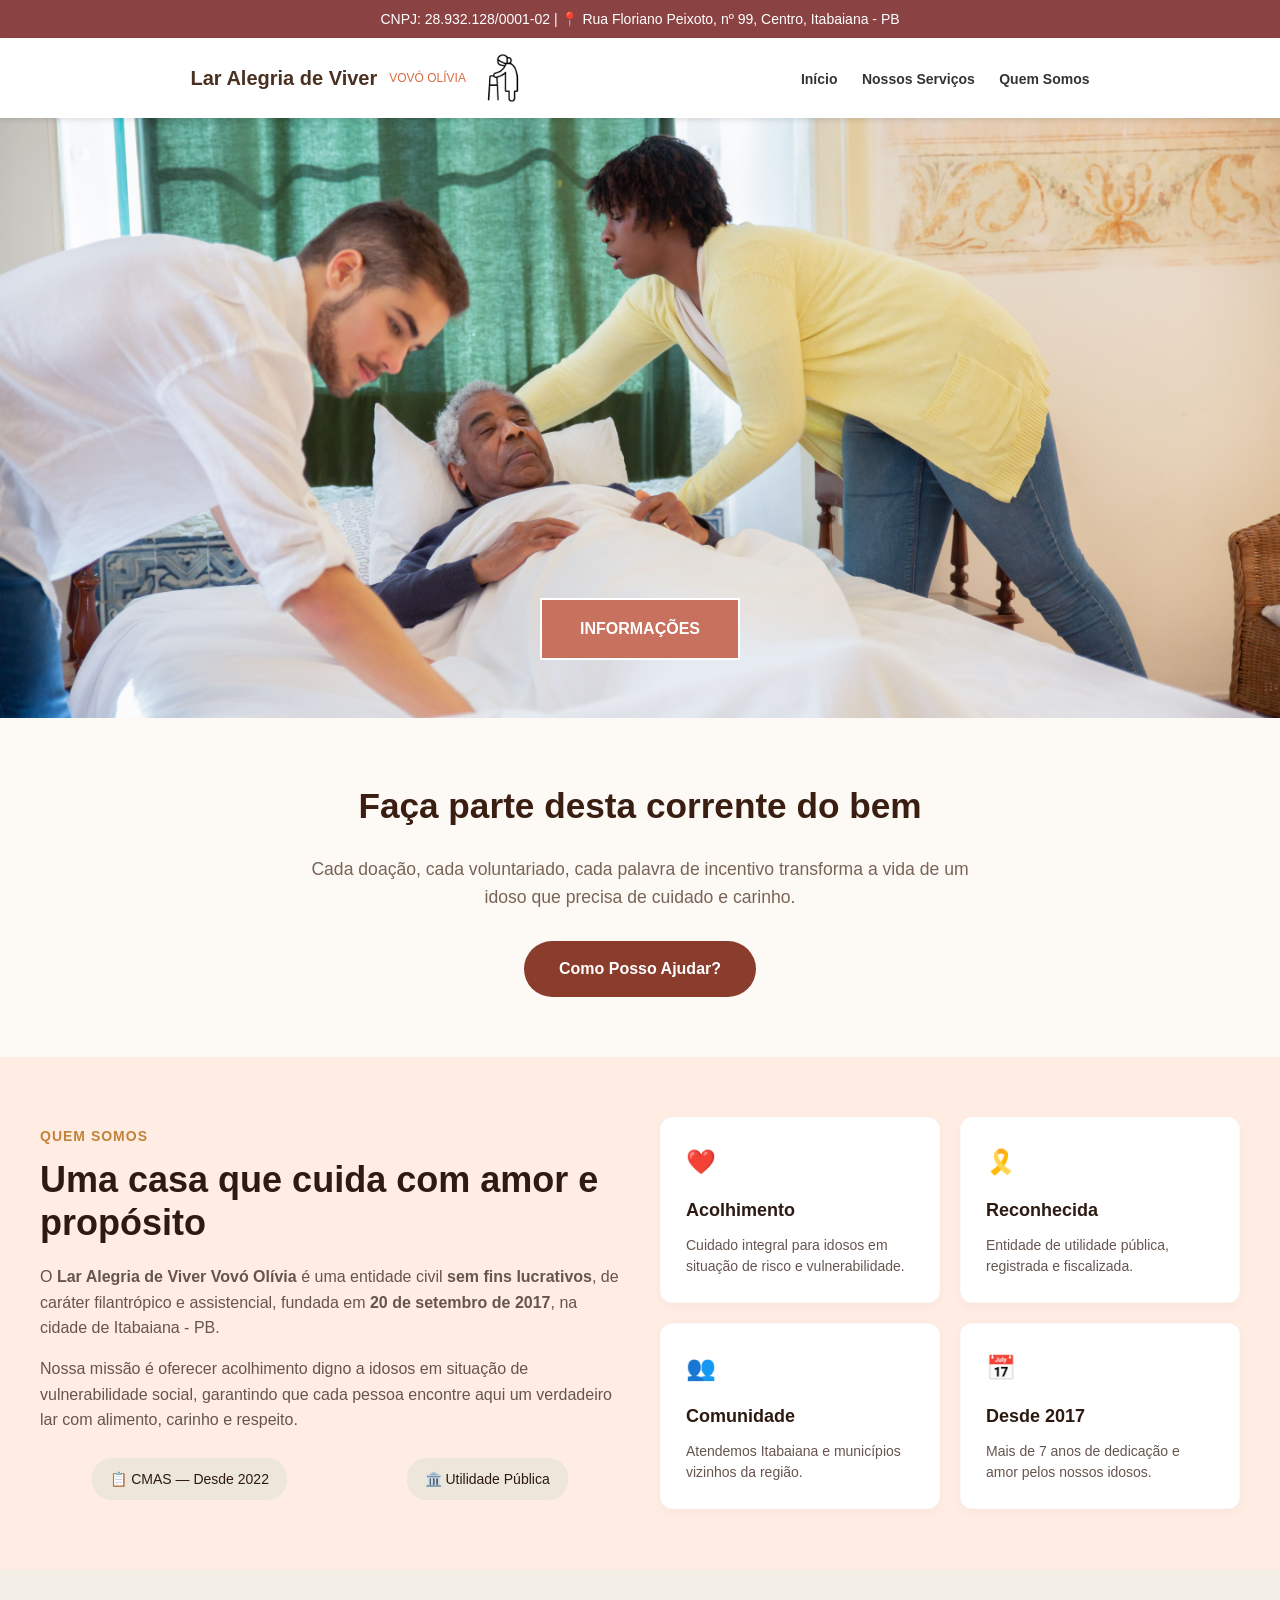
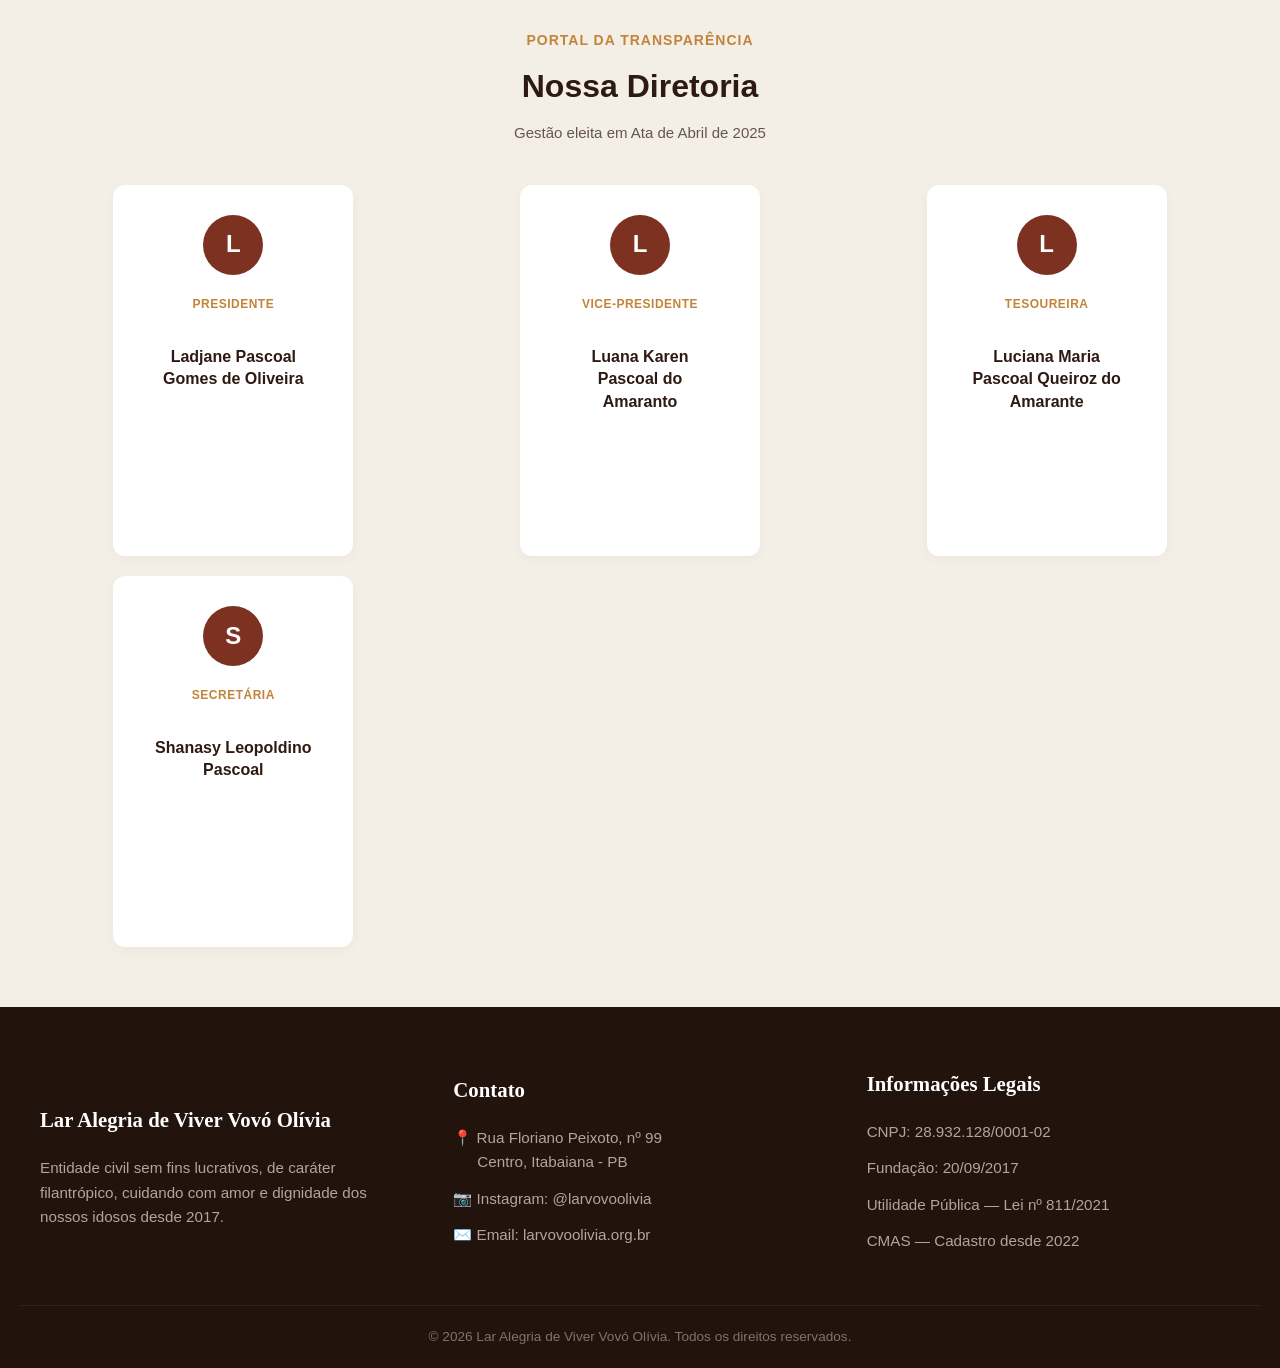
<file: index.html>
<!DOCTYPE html>
<html lang="pt-BR">

    <head>
        <meta charset="UTF-8">
        <meta name="viewport" content="width=device-width, initial-scale=1.0">
        <title>Lar Alegria de Viver Vovó Olívia</title>
        <link rel="stylesheet" href="css/style.css">
    </head>

    <body>
        
        <div class="topo_info">
            CNPJ: 28.932.128/0001-02 | 📍 Rua Floriano Peixoto, nº 99, Centro, Itabaiana - PB
        </div>

        <header>
            <div class="logo">
                <h1>Lar Alegria de Viver</h1>
                <span>Vovó Olívia</span>
                <img src="imgs/idosa_icone.png">
            </div>

            <nav>
                <a href="index.html">Início</a>
                <a href="paginas/nossos_servicos.html">Nossos Serviços</a>
                <a href="#quem_somos">Quem Somos</a>
            </nav>
        </header>

        <!--Banner-->

        <section class="banner">
            <a href="#info" class="botao_info">INFORMAÇÕES</a>
        </section>

    <section class="secao_cta">
        <h2>Faça parte desta corrente do bem</h2>
        <p>Cada doação, cada voluntariado, cada palavra de incentivo transforma a vida 
            de um idoso que precisa de cuidado e carinho.
        </p>
        <a href="paginas/nossos_servicos.html" id="maneiras_ajudar" class="botao_ajudar">Como Posso Ajudar?</a>
    </section>


    <!--Aqui é onde fica as seções explicando sobre a equipe e o lar-->

    <section id="quem_somos" class="secao_quem_somos">
        <div class="container_quem_somos">
            
            <div class="conteudo_esquerdo">
                <span class="subtitulo_laranja">QUEM SOMOS</span>
                <h2>Uma casa que cuida com amor e propósito</h2>
                
                <p>O <strong>Lar Alegria de Viver Vovó Olívia</strong> é uma entidade civil <strong>sem fins lucrativos</strong>, de caráter filantrópico e assistencial, fundada em <strong>20 de setembro de 2017</strong>, na cidade de Itabaiana - PB.</p>
                
                <p>Nossa missão é oferecer acolhimento digno a idosos em situação de vulnerabilidade social, garantindo que cada pessoa encontre aqui um verdadeiro lar com alimento, carinho e respeito.</p>
                
                <div class="tags_container">
                    <span class="tag_status">📋 CMAS — Desde 2022</span>
                    <span class="tag_status">🏛️ Utilidade Pública</span>
                </div>
            </div>

            <div class="grid_cards_info">
                <div class="card_info">
                    <span class="icone_card">❤️</span>
                    <h3>Acolhimento</h3>
                    <p>Cuidado integral para idosos em situação de risco e vulnerabilidade.</p>
                </div>
                
                <div class="card_info">
                    <span class="icone_card">🎗️</span>
                    <h3>Reconhecida</h3>
                    <p>Entidade de utilidade pública, registrada e fiscalizada.</p>
                </div>
                
                <div class="card_info">
                    <span class="icone_card">👥</span>
                    <h3>Comunidade</h3>
                    <p>Atendemos Itabaiana e municípios vizinhos da região.</p>
                </div>
                
                <div class="card_info">
                    <span class="icone_card">📅</span>
                    <h3>Desde 2017</h3>
                    <p>Mais de 7 anos de dedicação e amor pelos nossos idosos.</p>
                </div>
            </div>

        </div>
    </section>

    <section id="transparencia" class="secao_diretoria">
        <div class="container_diretoria">
            
            <span class="subtitulo_laranja">PORTAL DA TRANSPARÊNCIA</span>
            <h2>Nossa Diretoria</h2>
            <p class="data_gestao">Gestão eleita em Ata de Abril de 2025</p>

            <div class="grid_diretoria">
                
                <div class="card_membro">
                    <div class="avatar_letra">L</div>
                    <span class="cargo_membro">PRESIDENTE</span>
                    <h4 class="nome_membro">Ladjane Pascoal Gomes de Oliveira</h4>
                </div>

                <div class="card_membro">
                    <div class="avatar_letra">L</div>
                    <span class="cargo_membro">VICE-PRESIDENTE</span>
                    <h4 class="nome_membro">Luana Karen Pascoal do Amaranto</h4>
                </div>

                <div class="card_membro">
                    <div class="avatar_letra">L</div>
                    <span class="cargo_membro">TESOUREIRA</span>
                    <h4 class="nome_membro">Luciana Maria Pascoal Queiroz do Amarante</h4>
                </div>

                <div class="card_membro">
                    <div class="avatar_letra">S</div>
                    <span class="cargo_membro">SECRETÁRIA</span>
                    <h4 class="nome_membro">Shanasy Leopoldino Pascoal</h4>
                </div>

            </div>
        </div>
    </section>


    <!--Final da página com todas as informações que Kauê mandou-->

    <footer id="info">
        <div class="footer_container">

            <div class="footer_coluna">
                <h3>Lar Alegria de Viver Vovó Olívia</h3>
                <p>Entidade civil sem fins lucrativos, de caráter filantrópico, cuidando com amor e dignidade dos nossos idosos desde 2017.</p>
            </div>

            <div class="footer_coluna">
                <h3>Contato</h3>
                <ul>
                    <li>📍 Rua Floriano Peixoto, nº 99 <br> <span class="indent_endereco">Centro, Itabaiana - PB</span></li>
                    <li>📷 Instagram: @larvovoolivia</li>
                    <li>✉️ Email: larvovoolivia.org.br</li>
                </ul>
            </div>

            <div class="footer_coluna">
                <h3>Informações Legais</h3>
                <ul>
                    <li>CNPJ: 28.932.128/0001-02</li>
                    <li>Fundação: 20/09/2017</li>
                    <li>Utilidade Pública — Lei nº 811/2021</li>
                    <li>CMAS — Cadastro desde 2022</li>
                </ul>
            </div>

        </div> 
        <hr class="footer_linha">
    
        <div class="footer_copyright">
            <p>&copy; 2026 Lar Alegria de Viver Vovó Olívia. Todos os direitos reservados.</p>
        </div>
    </footer>

    </body>
</html>
</file>
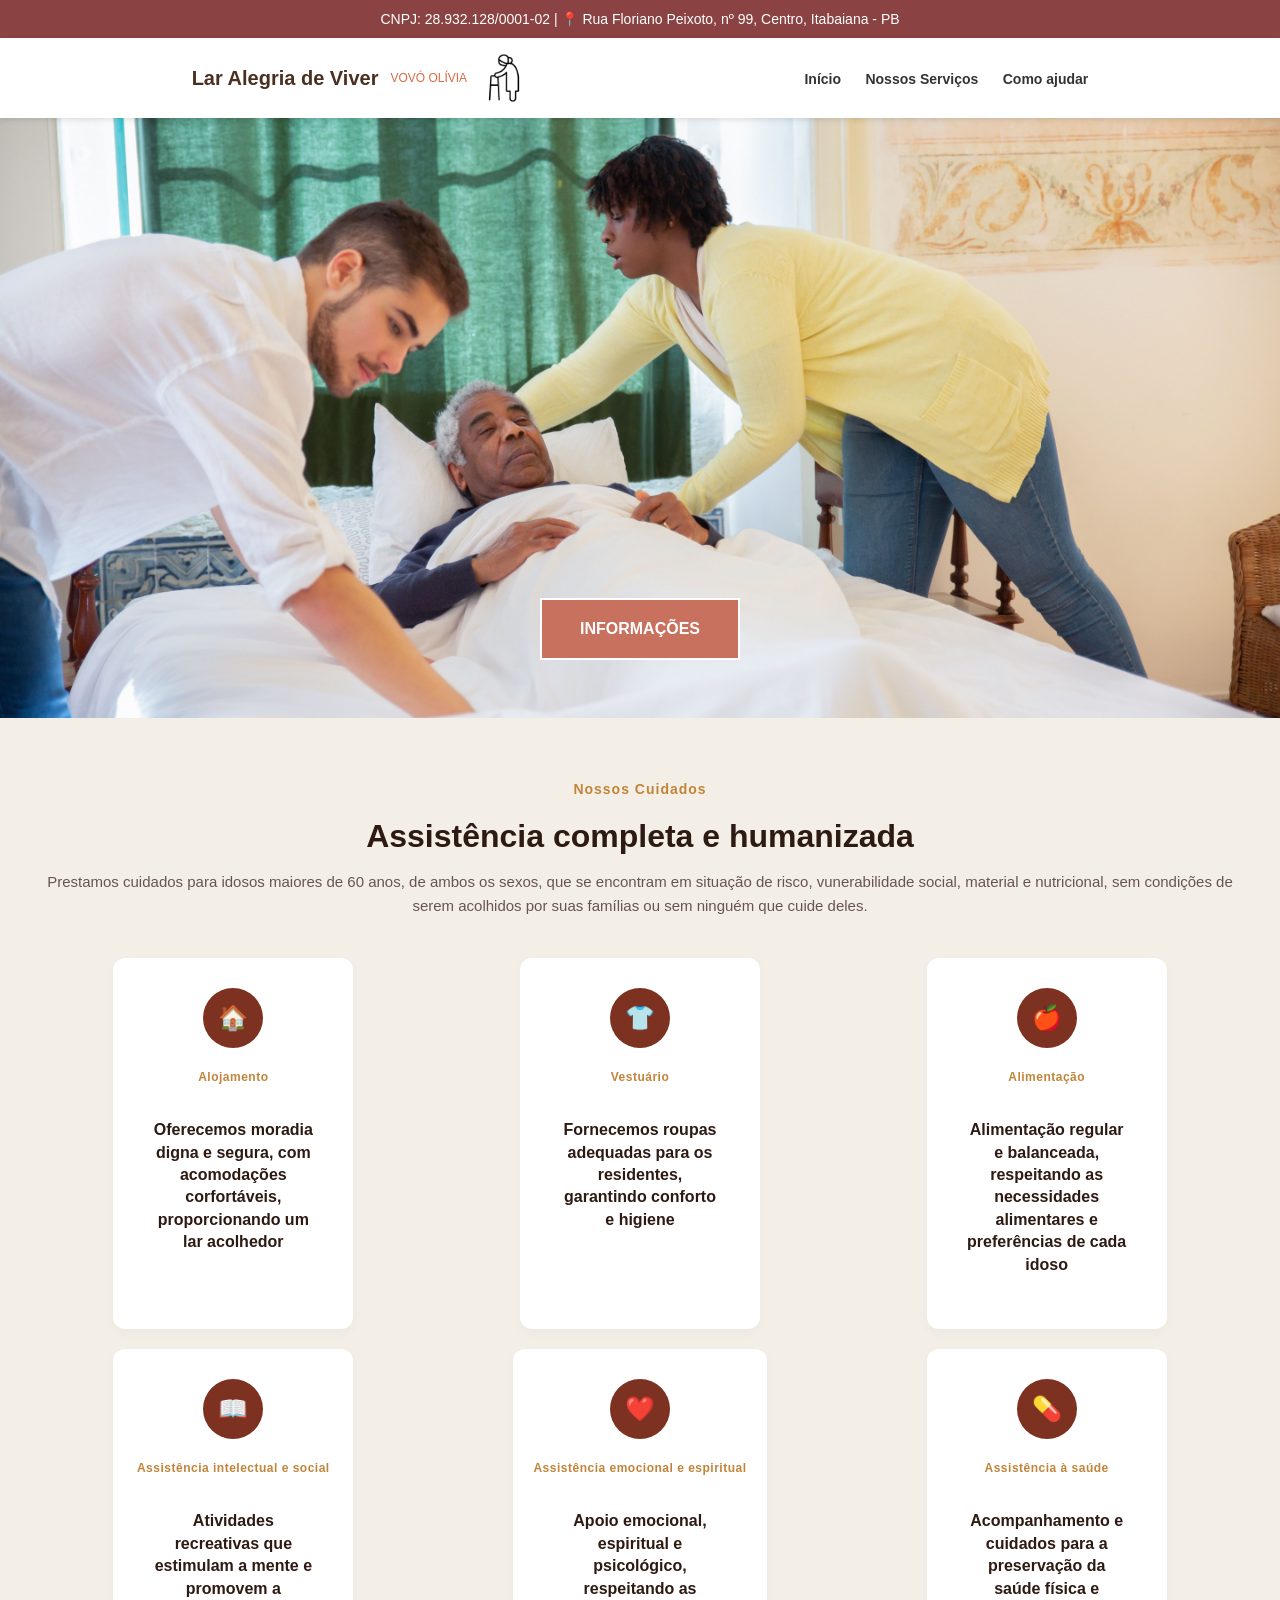
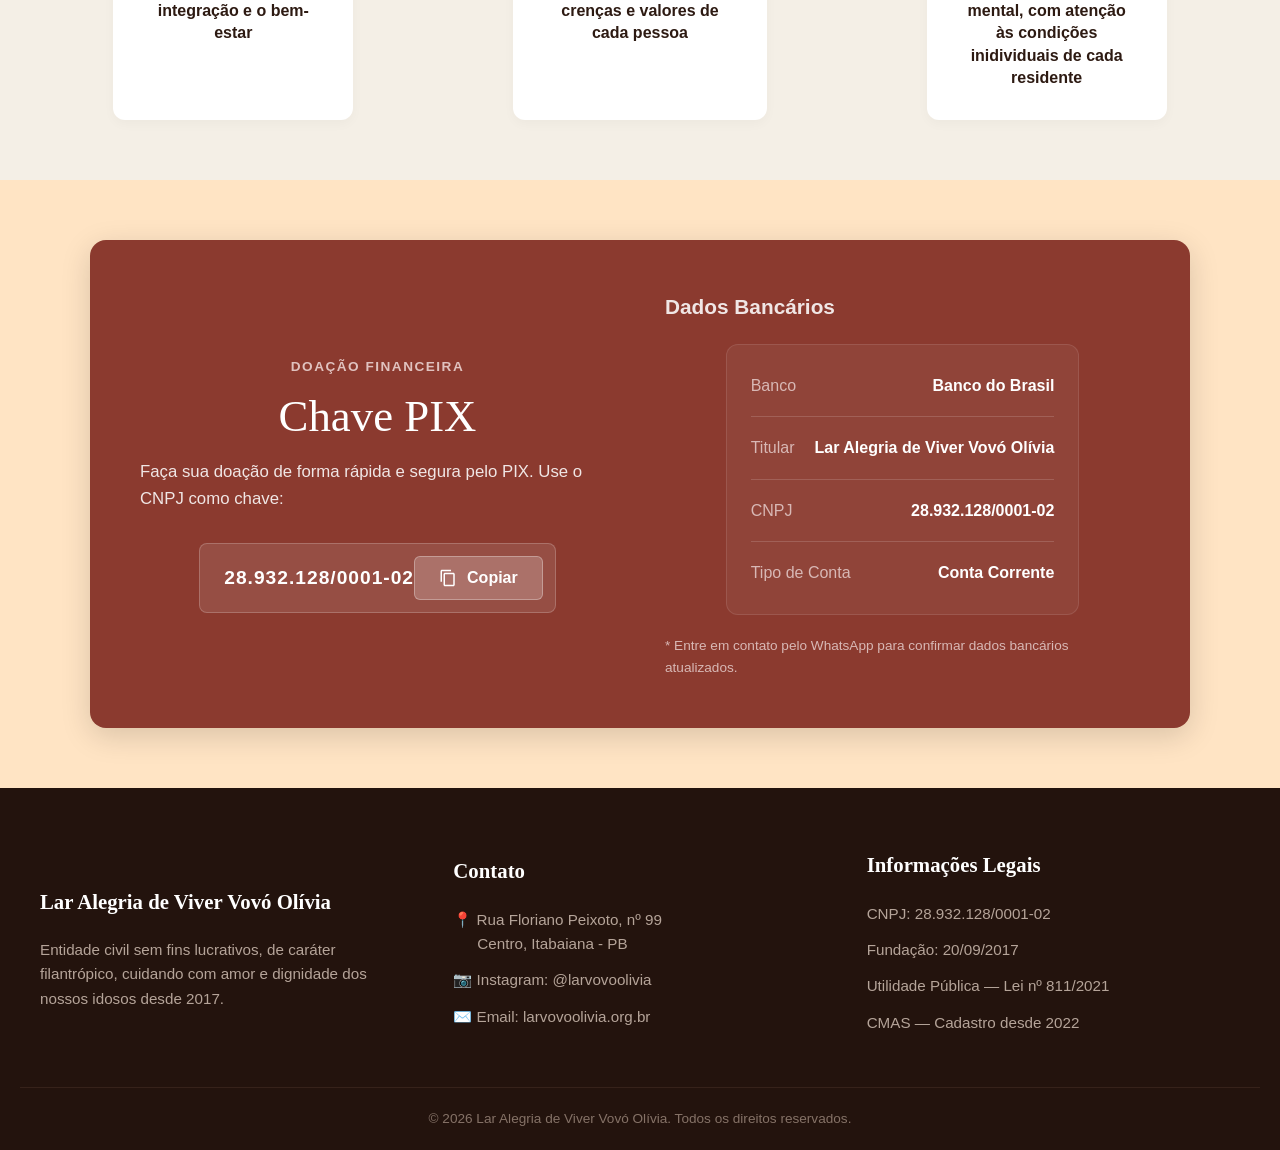
<file: paginas/nossos_servicos.html>
<!DOCTYPE html>
<html lang="pt-BR">

    <head>
        <meta charset="UTF-8">
        <meta name="viewport" content="width=device-width, initial-scale=1.0">
        <title>Lar Alegria de Viver Vovó Olívia</title>
        <link rel="stylesheet" href="../css/style.css">
    </head>

    <body>
        
        <div class="topo_info">
            CNPJ: 28.932.128/0001-02 | 📍 Rua Floriano Peixoto, nº 99, Centro, Itabaiana - PB
        </div>

        <header>
            <div class="logo">
                <h1>Lar Alegria de Viver</h1>
                <span>Vovó Olívia</span>
                <img src="../imgs/idosa_icone.png">
            </div>

            <nav>
                <a href="../index.html">Início</a>
                <a href="#">Nossos Serviços</a>
                <a href="#">Como ajudar</a>
            </nav>
        </header>

        <section class="banner">
            <a href="#info" class="botao_info">INFORMAÇÕES</a>
        </section>


        <!--Eu usei o código da diretoria(no index) para fazer essa parte, aproveitando para ganhar tempo-->

        <section id="transparencia" class="secao_diretoria">
            <div class="container_diretoria">
                
                <span class="subtitulo_laranja">Nossos Cuidados</span>
                <h2>Assistência completa e humanizada</h2>
                <p class="data_gestao">
                    Prestamos cuidados para idosos maiores de 60 anos, de ambos os sexos, que se encontram em situação 
                    de risco, vunerabilidade social, material e nutricional, sem condições de serem acolhidos por suas
                    famílias ou sem ninguém que cuide deles.
                </p>

                <div class="grid_diretoria">
                    
                    <div class="card_membro">
                        <div class="avatar_letra">🏠</div>
                        <span class="cargo_membro">Alojamento</span>
                        <h4 class="nome_membro">
                            Oferecemos moradia digna e segura, com acomodações corfortáveis, proporcionando um lar acolhedor
                        </h4>
                    </div>

                    <div class="card_membro">
                        <div class="avatar_letra">👕</div>
                        <span class="cargo_membro">Vestuário</span>
                        <h4 class="nome_membro">
                            Fornecemos roupas adequadas para os residentes, garantindo conforto e higiene
                        </h4>
                    </div>

                    <div class="card_membro">
                        <div class="avatar_letra">🍎</div>
                        <span class="cargo_membro">Alimentação</span>
                        <h4 class="nome_membro">
                            Alimentação regular e balanceada, respeitando as necessidades alimentares e preferências de cada idoso
                        </h4>
                    </div>

                    <div class="card_membro">
                        <div class="avatar_letra">📖</div>
                        <span class="cargo_membro">Assistência intelectual e social</span>
                        <h4 class="nome_membro">
                            Atividades recreativas que estimulam a mente e promovem a integração e o bem-estar
                        </h4>
                    </div>

                    <div class="card_membro">
                        <div class="avatar_letra">❤️</div>
                        <span class="cargo_membro">Assistência emocional e espiritual</span>
                        <h4 class="nome_membro">
                            Apoio emocional, espiritual e psicológico, respeitando as crenças e valores de cada pessoa
                        </h4>
                    </div>

                    <div class="card_membro">
                        <div class="avatar_letra">💊</div>
                        <span class="cargo_membro">Assistência à saúde</span>
                        <h4 class="nome_membro">
                            Acompanhamento e cuidados para a preservação da saúde física e mental, com atenção às condições 
                            inidividuais de cada residente
                        </h4>
                    </div>

                </div>
            </div>
        </section>


        <!--Parte contendo o pix para doações(chave copia e cola)-->

        <div class="donation-section">
            
            <div class="left-col">
                <div class="subtitle">DOAÇÃO FINANCEIRA</div>
                <h2>Chave PIX</h2>
                <p>Faça sua doação de forma rápida e segura pelo PIX. Use o CNPJ como chave:</p>
                
                <div class="copy-box">
                    <span class="pix-key" id="chavePix">28.932.128/0001-02</span>
                    
                    <button class="btn-copy" id="btnCopiar" onclick="copiarPix()">
                        <svg viewBox="0 0 24 24">
                            <path d="M16 1H4C2.9 1 2 1.9 2 3v14h2V3h12V1zm3 4H8C6.9 5 6 5.9 6 7v14c0 1.1.9 2 2 2h11c1.1 0 2-.9 2-2V7c0-1.1-.9-2-2-2zm0 16H8V7h11v14z"/>
                        </svg>
                        <span id="textoBotao">Copiar</span>
                    </button>
                </div>
            </div>

            <div class="right-col">
                <h3>Dados Bancários</h3>
                <div class="bank-data-card">
                    <div class="data-row">
                        <span class="data-label">Banco</span>
                        <span class="data-value">Banco do Brasil</span>
                    </div>
                    <div class="data-row">
                        <span class="data-label">Titular</span>
                        <span class="data-value">Lar Alegria de Viver Vovó Olívia</span>
                    </div>
                    <div class="data-row">
                        <span class="data-label">CNPJ</span>
                        <span class="data-value">28.932.128/0001-02</span>
                    </div>
                    <div class="data-row">
                        <span class="data-label">Tipo de Conta</span>
                        <span class="data-value">Conta Corrente</span>
                    </div>
                </div>
                <div class="disclaimer">
                    * Entre em contato pelo WhatsApp para confirmar dados bancários atualizados.
                </div>
            </div>

        </div>        

        <!--INFORMAÇÕES(PADRÃO)-->

        <footer id="info">
            <div class="footer_container">

                <div class="footer_coluna">
                    <h3>Lar Alegria de Viver Vovó Olívia</h3>
                    <p>Entidade civil sem fins lucrativos, de caráter filantrópico, cuidando com amor e dignidade dos nossos idosos desde 2017.</p>
                </div>

                <div class="footer_coluna">
                    <h3>Contato</h3>
                    <ul>
                        <li>📍 Rua Floriano Peixoto, nº 99 <br> <span class="indent_endereco">Centro, Itabaiana - PB</span></li>
                        <li>📷 Instagram: @larvovoolivia</li>
                        <li>✉️ Email: larvovoolivia.org.br</li>
                    </ul>
                </div>

                <div class="footer_coluna">
                    <h3>Informações Legais</h3>
                    <ul>
                        <li>CNPJ: 28.932.128/0001-02</li>
                        <li>Fundação: 20/09/2017</li>
                        <li>Utilidade Pública — Lei nº 811/2021</li>
                        <li>CMAS — Cadastro desde 2022</li>
                    </ul>
                </div>

            </div> 
            <hr class="footer_linha">
        
            <div class="footer_copyright">
                <p>&copy; 2026 Lar Alegria de Viver Vovó Olívia. Todos os direitos reservados.</p>
            </div>
        </footer>

    </body>
</html>
</file>
<file: css/style.css>
/* Configurações Globais */

/* Comportamento de rolagem suave ao clicar no link #info */
html {
    scroll-behavior: smooth;
}

*{
    box-sizing: border-box;
    margin: auto;
    padding: 0;
    font-family: Arial, Helvetica, sans-serif;
}

body
{
    background-color: bisque;
    color:#333;
    line-height: 1.6;
}

header
{
    background-color: white;
    position: sticky;
    top: 0;
    box-shadow: 0 2px 5px rgba(0,0,0,0.1);
    display: flex;
    justify-content: space-between;
    align-items: center;
    padding: 15px 5%;
    z-index: 100;
}

.topo_info
{
    background-color: rgb(138, 66, 66);
    color: white;
    text-align: center;
    padding: 8px;
    font-size: 14px;
}

.logo 
{
    display: flex;
    flex-direction: row;
    align-items: center;
    gap: 12px;
}

.logo h1 
{
      font-size: 20px;
      color: #4A3020;
    }

.logo span 
{
    color: #D96B43;
    font-size: 12px;
    display: block;
    text-transform: uppercase;
}

.logo img
{
    height: 50px;
    width: auto;
}

nav a
{
    color: #333;
    text-decoration: none;
    margin-left: 20px;
    font-weight: bold;
    font-size: 14px;
}

nav a:hover{
    color: blueviolet;
    cursor: pointer;
}


/* Banner */

.banner 
{
    width: 100%;
    height: 600px;
    background: url('../imgs/banner.jpg');
    background-repeat: no-repeat;
    background-size: cover;
    background-position: center;
    text-align: center;
}

.botao_info
{
    width: 200px;
    text-align: center;
    padding: 16px 32px;
    text-decoration: none;
    font-size: 16px;
    cursor: pointer;
    display: inline-block;
    margin-top: 480px;
    transition-duration: 0.4;
    background-color: rgb(200, 113, 94);
    color: white;
    font-weight: bold;
    border: 2px solid white;
}

.botao_info:hover
{
    background-color: crimson;
}




                /* A parte sobre a equipe e o estabelecimento */

.secao_quem_somos 
{
    background-color: #ffece3;
    padding: 60px 20px;
    font-family: sans-serif;
}

.container_quem_somos 
{
    max-width: 1200px;
    margin: 0 auto;
    display: flex;
    flex-wrap: wrap;
    gap: 40px;
    align-items: center;
}

.conteudo_esquerdo 
{
    flex: 1;
    min-width: 320px;
}

.subtitulo_laranja 
{
    color: #c2843a;
    font-size: 14px;
    font-weight: bold;
    letter-spacing: 1px;
    display: block;
    margin-bottom: 10px;
}

.conteudo_esquerdo h2 
{
    color: #2d1a12;
    font-size: 36px;
    margin-bottom: 20px;
    line-height: 1.2;
}

.conteudo_esquerdo p 
{
    color: #66554e;
    line-height: 1.6;
    margin-bottom: 15px;
    font-size: 16px;
}
.tags_container {
    display: flex;
    gap: 15px;
    margin-top: 25px;
}

.tag_status {
    background-color: #ede6da;
    color: #2d1a12;
    padding: 10px 18px;
    border-radius: 20px;
    font-size: 14px;
    font-weight: 500;
}

.grid_cards_info {
    flex: 1;
    min-width: 320px;
    display: grid;
    grid-template-columns: repeat(auto-fit, minmax(220px, 1fr));
    gap: 20px;
}
.card_info {
    background-color: #ffffff;
    padding: 25px;
    border-radius: 12px;
    box-shadow: 0 4px 12px rgba(0, 0, 0, 0.03);
    border: 1px solid rgba(0,0,0,0.02);
}

.icone_card {
    font-size: 24px;
    display: block;
    margin-bottom: 15px;
    color: #7d3121;
}

.card_info h3 {
    color: #2d1a12;
    font-size: 18px;
    margin-bottom: 10px;
}

.card_info p {
    color: #66554e;
    font-size: 14px;
    line-height: 1.5;
}


                /* Parte da diretoria*/
.secao_diretoria {
    background-color: #f4efe6;
    padding: 60px 20px;
    text-align: center;
    font-family: sans-serif;
}

.container_diretoria 
{
    max-width: 1200px;
    margin: 0 auto;
}

.secao_diretoria h2 
{
    color: #2d1a12;
    font-size: 32px;
    margin-top: 5px;
    margin-bottom: 8px;
}

.data_gestao {
    color: #66554e;
    font-size: 15px;
    margin-bottom: 40px;
}

.grid_diretoria 
{
    display: grid;
    grid-template-columns: repeat(3, 1fr); /* Força EXATAMENTE 3 colunas lado a lado */
    gap: 20px;
}

/* Quando a tela for menor que 900px (Tablets), caem para 2 colunas */
@media (max-width: 900px) {
    .grid_diretoria {
        grid-template-columns: repeat(2, 1fr); /* Corrigido de 250px para 2 */
    }
}

/* Quando a tela for menor que 600px (Celulares), fica 1 por linha para não esmagar */
@media (max-width: 600px) {
    .grid_diretoria {
        grid-template-columns: 1fr; 
    }
}

.card_membro 
{
    background-color: #ffffff;
    padding: 30px 20px;
    border-radius: 12px;
    box-shadow: 0 4px 12px rgba(0, 0, 0, 0.03);
    display: flex;
    flex-direction: column;
    align-items: center;
}

.avatar_letra 
{
    background-color: #7d3121;
    color: #ffffff;
    width: 60px;
    height: 60px;
    border-radius: 50%;
    display: flex;
    align-items: center;
    justify-content: center;
    font-size: 24px;
    font-weight: bold;
    margin-bottom: 20px;
}

.cargo_membro 
{
    color: #c2843a;
    font-size: 12px;
    font-weight: bold;
    letter-spacing: 0.5px;
    margin-bottom: 12px;
}

.nome_membro 
{
    color: #2d1a12;
    font-size: 16px;
    line-height: 1.4;
    margin: 0;
    font-weight: 600;
    height: 200px;
    padding: 20px;
    max-width: 200px;
    display: -webkit-box;
    -webkit-line-clamp: 3;
    overflow: hidden;
    justify-content: space-between;
}


                    /* Parte das informações */

.secao_cta {
    background-color: #fdfaf6; /* Tom creme do fundo */
    text-align: center;
    padding: 60px 20px;
    font-family: 'Georgia', serif;
}

.secao_cta h2 {
    color: #3a1e12;
    font-size: 2.2rem;
    margin-bottom: 20px;
}

.secao_cta p {
    color: #7a6356;
    font-size: 1.1rem;
    max-width: 700px;
    margin: 0 auto 30px auto;
    line-height: 1.6;
}

.botao_ajudar {
    display: inline-block;
    background-color: #8a3c2d;
    color: #ffffff;
    text-decoration: none;
    padding: 15px 35px;
    border-radius: 30px;
    font-family: sans-serif;
    font-weight: bold;
    font-size: 1rem;
    transition: background 0.3s ease;
}

.botao_ajudar:hover {
    background-color: #6e2f23;
}


/* 2. Estilização do Rodapé Escuro */
footer {
    background-color: #23130d;
    color: #b5a499;
    padding: 60px 20px 20px 20px;
    font-family: sans-serif;
}

.footer_container {
    max-width: 1200px;
    margin: 0 auto;
    display: flex; 
    justify-content: space-between;
    gap: 40px;
    flex-wrap: wrap; /* Garante que fique responsivo em telas menores */
}

.footer_coluna {
    flex: 1;
    min-width: 250px;
}

.footer_coluna h3 {
    color: #ffffff;
    font-family: 'Georgia', serif;
    font-size: 1.3rem;
    margin-bottom: 20px;
}

.footer_coluna p {
    font-size: 0.95rem;
    line-height: 1.6;
}

.footer_coluna ul {
    list-style: none;
    padding: 0;
    margin: 0;
}

.footer_coluna ul li {
    margin-bottom: 12px;
    font-size: 0.95rem;
    line-height: 1.6;
}


/* Alinhamento do endereço abaixo do ícone do mapa */
.indent_endereco {
    display: inline-block;
    padding-left: 24px; 
}

/* Linha divisória fina */
.footer_linha {
    border: 0;
    border-top: 1px solid #36221a;
    margin: 40px 0 20px 0;
}

/* Texto de Copyright */
.footer_copyright {
    text-align: center;
    font-size: 0.85rem;
    color: #857267;
}



                        /* Parte do pix */ 


.donation-section {
    background-color: #8b3a2f; 
    color: #ffffff;
    border-radius: 16px;
    display: flex;
    flex-wrap: wrap;
    gap: 50px;
    padding: 50px;
    max-width: 1100px; 
    width: 90%; 
    margin: 60px auto;
    box-sizing: border-box;
    box-shadow: 0 8px 30px rgba(0,0,0,0.15);
    font-family: 'Segoe UI', Tahoma, Geneva, Verdana, sans-serif;
}

.donation-section * {
    box-sizing: border-box;
}

.donation-section .left-col, 
.donation-section .right-col {
    flex: 1;
    min-width: 320px;
    display: flex;
    flex-direction: column;
    justify-content: center;
}

/* --- LADO ESQUERDO: Textos e Chave --- */
.donation-section .subtitle {
    font-size: 0.85rem;
    letter-spacing: 1.5px;
    text-transform: uppercase;
    color: #e0c2bf;
    margin-bottom: 12px;
    font-weight: 700;
    text-align: left;
}

.donation-section h2 {
    font-size: 2.8rem;
    margin: 0 0 16px 0;
    font-family: 'Georgia', 'Times New Roman', serif;
    font-weight: normal;
    text-align: center;
    line-height: 1.2;
    color: #ffffff;
}

.donation-section p {
    font-size: 1.05rem;
    line-height: 1.6;
    color: #f0e6e5;
    margin: 0 0 30px 0;
    text-align: left;
}

/* Caixa do Copia e Cola */
.donation-section .copy-box {
    background-color: rgba(255, 255, 255, 0.1);
    border-radius: 8px;
    display: flex;
    align-items: center;
    justify-content: space-between;
    padding: 12px 12px 12px 24px;
    border: 1px solid rgba(255,255,255, 0.2);
}

.donation-section .pix-key {
    font-weight: bold;
    font-size: 1.2rem;
    letter-spacing: 1px;
}

.donation-section .btn-copy {
    background-color: rgba(255, 255, 255, 0.2);
    color: white;
    border: 1px solid rgba(255, 255, 255, 0.3);
    padding: 12px 24px;
    border-radius: 6px;
    cursor: pointer;
    display: flex;
    align-items: center;
    gap: 10px;
    font-size: 1rem;
    font-weight: 600;
    transition: all 0.2s ease;
}

.donation-section .btn-copy:hover {
    background-color: rgba(255, 255, 255, 0.35);
}

.donation-section .btn-copy svg {
    width: 18px;
    height: 18px;
    fill: currentColor;
}

.donation-section h3 {
    font-size: 1.3rem;
    margin: 0 0 20px 0;
    color: #f0e6e5;
    font-weight: bold;
    text-align: left;
}

.donation-section .bank-data-card {
    background-color: rgba(255, 255, 255, 0.05);
    border-radius: 12px;
    padding: 10px 24px;
    border: 1px solid rgba(255, 255, 255, 0.1);
}

.donation-section .data-row {
    display: flex;
    justify-content: space-between;
    align-items: center;
    width: 100%;
    gap: 20px;
    padding: 18px 0;
    border-bottom: 1px solid rgba(255, 255, 255, 0.15);
    font-size: 1rem;
}

.donation-section .data-row:last-child {
    border-bottom: none;
}

.donation-section .data-label {
    color: #d8b8b5;
    text-align: left;
    flex-shrink: 0;
}

.donation-section .data-value {
    font-weight: 600;
    text-align: right;
    color: #ffffff;
    flex-grow: 1;
    word-break: break-word;
}

.donation-section .disclaimer {
    font-size: 0.85rem;
    color: #d8b8b5;
    margin-top: 20px;
    text-align: left;
}

/* --- RESPONSIVIDADE (Celulares) --- */
@media (max-width: 768px) {
    .donation-section {
        padding: 30px 20px;
        gap: 40px;
    }
    .donation-section h2 {
        font-size: 2.2rem;
    }
    .donation-section .copy-box {
        flex-direction: column;
        gap: 15px;
        padding: 20px;
    }
    .donation-section .btn-copy {
        width: 100%;
        justify-content: center;
    }
    .donation-section .data-row {
        flex-direction: column;
        gap: 6px;
    }
    .donation-section .data-value {
        text-align: left;
    }
}
</file>
